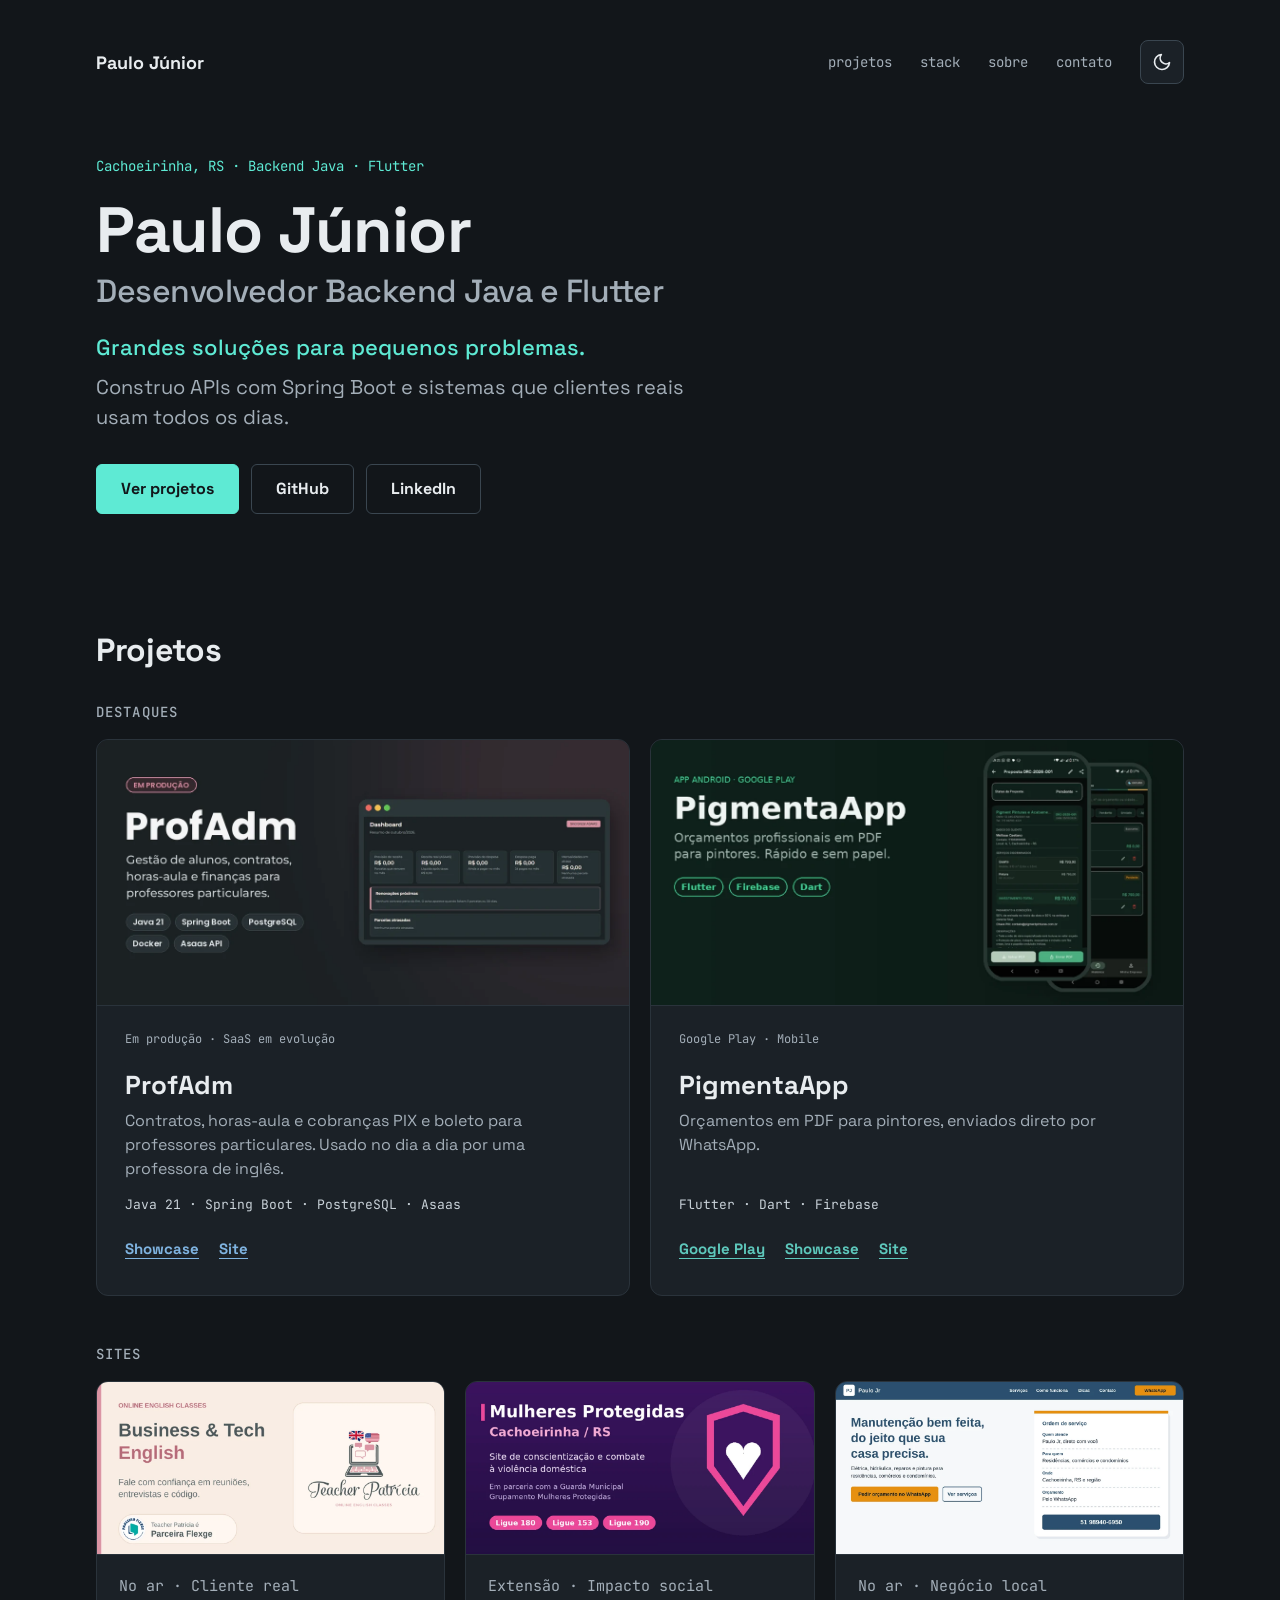
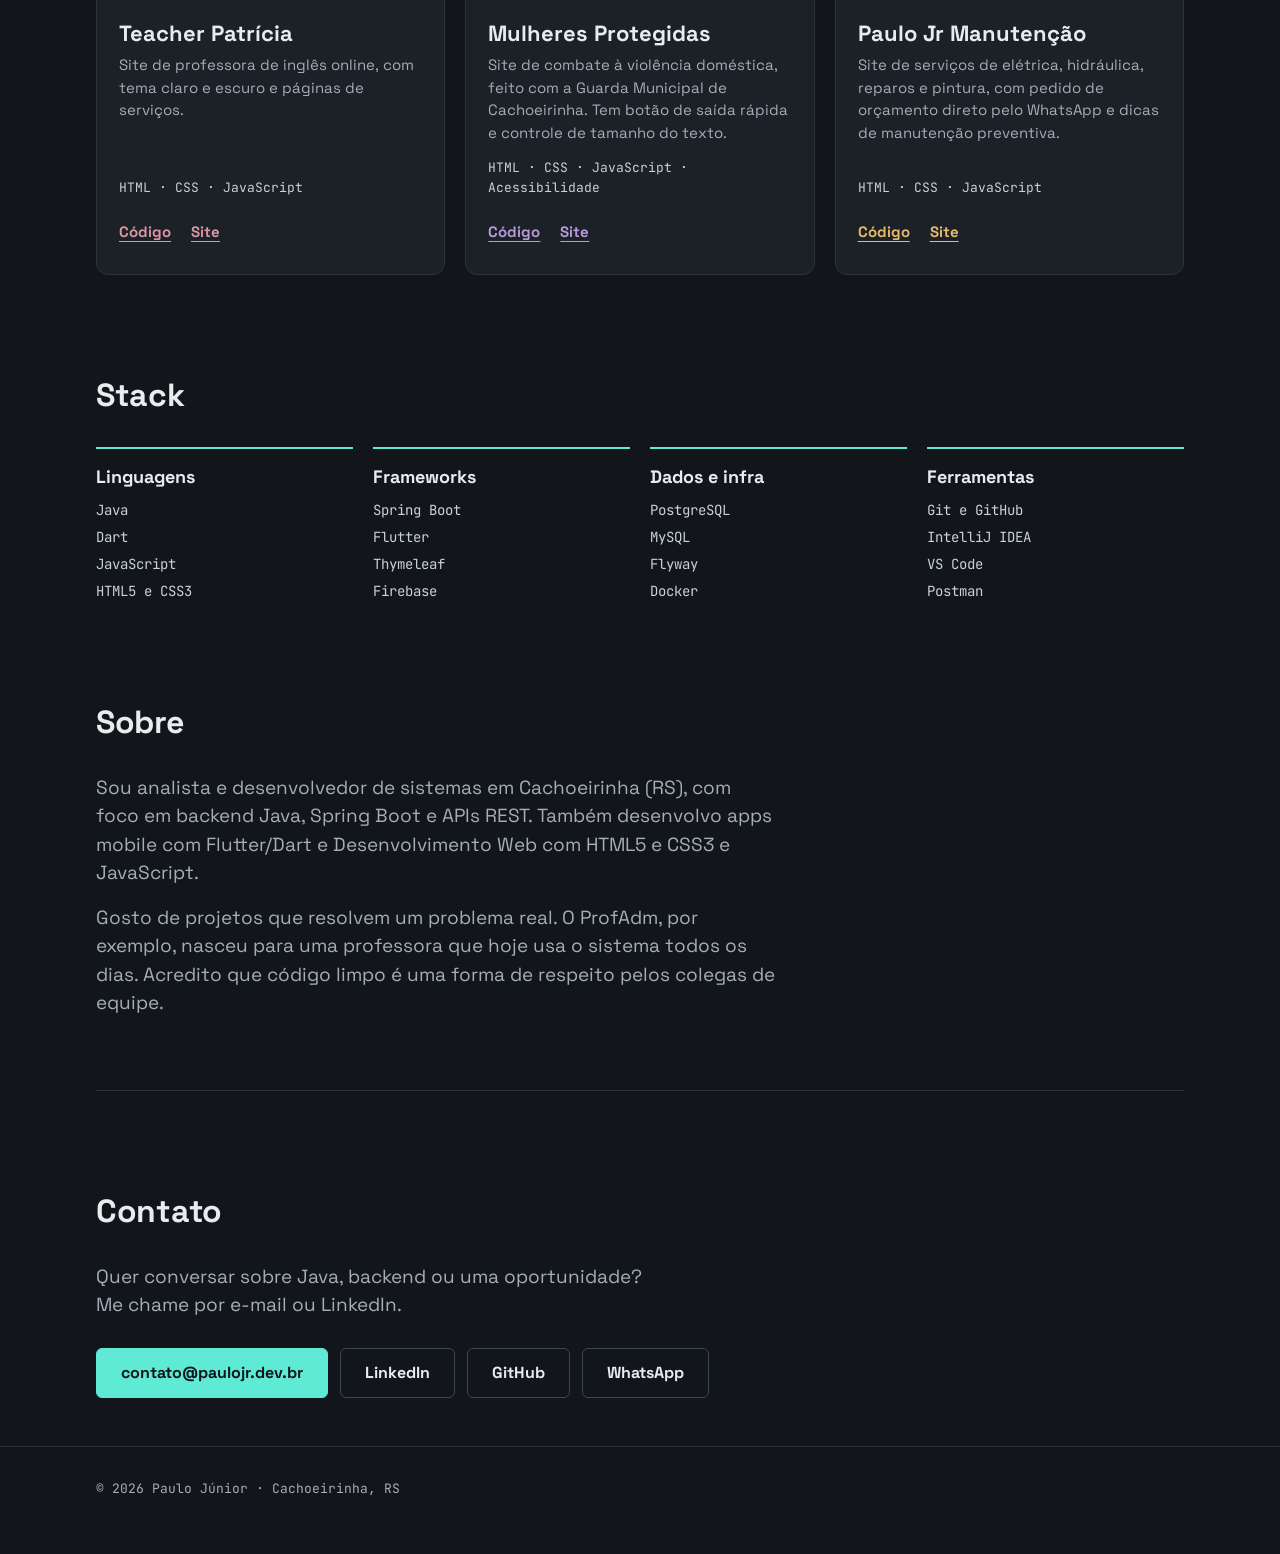
<file: index.html>
<!doctype html>
<html lang="pt-BR" data-theme="dark">

<head>
  <meta charset="utf-8">
  <meta name="viewport" content="width=device-width, initial-scale=1">
  <title>Paulo Júnior · Desenvolvedor Backend Java</title>
  <meta name="description"
    content="Portfólio de Paulo Júnior, desenvolvedor Java e Flutter de Cachoeirinha (RS): ProfAdm, PigmentaApp, Teacher Patrícia, Mulheres Protegidas e Paulo Jr Manutenção.">
  <meta property="og:title" content="Paulo Júnior · Desenvolvedor Backend Java">
  <meta property="og:description" content="Backend em Java que chega à produção. Spring Boot, APIs REST e Flutter.">
  <meta property="og:url" content="https://paulojr.dev.br/">
  <link rel="canonical" href="https://paulojr.dev.br/">
  <meta name="color-scheme" content="dark light">
  <link rel="icon"
    href="data:image/svg+xml,%3Csvg xmlns='http://www.w3.org/2000/svg' viewBox='0 0 64 64'%3E%3Crect width='64' height='64' rx='12' fill='%2312161A'/%3E%3Ctext x='32' y='42' font-family='sans-serif' font-size='28' font-weight='700' text-anchor='middle' fill='%235EEAD4'%3EPJ%3C/text%3E%3C/svg%3E">
  <link rel="preconnect" href="https://fonts.googleapis.com">
  <link rel="preconnect" href="https://fonts.gstatic.com" crossorigin>
  <link
    href="https://fonts.googleapis.com/css2?family=JetBrains+Mono:wght@400;500&family=Space+Grotesk:wght@500;700&display=swap"
    rel="stylesheet">
  <link rel="stylesheet" href="css/style.css">

  <script type="application/ld+json">
  {
    "@context": "https://schema.org",
    "@type": "Person",
    "@id": "https://paulojr.dev.br/#paulo",
    "name": "Paulo Júnior",
    "url": "https://paulojr.dev.br/",
    "jobTitle": "Desenvolvedor Backend Java",
    "description": "Analista e desenvolvedor de sistemas em Cachoeirinha (RS), com foco em backend Java, Spring Boot e APIs REST, e apps mobile com Flutter.",
    "email": "mailto:contato@paulojr.dev.br",
    "address": {
      "@type": "PostalAddress",
      "addressLocality": "Cachoeirinha",
      "addressRegion": "RS",
      "addressCountry": "BR"
    },
    "knowsAbout": ["Java", "Spring Boot", "APIs REST", "PostgreSQL", "MySQL", "Docker", "Flutter", "Dart", "JavaScript"],
    "sameAs": [
      "https://github.com/PauloFOJr",
      "https://www.linkedin.com/in/paulofojunior"
    ]
  }
  </script>

</head>

<body>
  <a class="skip" href="#projetos">Ir para os projetos</a>
  <div class="wrap">
    <header class="top">
      <a class="brand" href="#topo" id="topo">Paulo Júnior</a>
      <nav class="nav" aria-label="Principal">
        <a href="#projetos">projetos</a>
        <a href="#stack">stack</a>
        <a href="#sobre">sobre</a>
        <a href="#contato">contato</a>
        <button class="theme" id="theme" type="button" aria-label="Alternar para o tema claro" aria-pressed="false">
          <svg class="moon" width="20" height="20" viewBox="0 0 24 24" fill="none" stroke="currentColor"
            stroke-width="2" stroke-linecap="round" stroke-linejoin="round" aria-hidden="true">
            <path d="M21 12.8A9 9 0 1 1 11.2 3a7 7 0 0 0 9.8 9.8z" />
          </svg>
          <svg class="sun" width="20" height="20" viewBox="0 0 24 24" fill="none" stroke="currentColor" stroke-width="2"
            stroke-linecap="round" aria-hidden="true">
            <circle cx="12" cy="12" r="4" />
            <path
              d="M12 2v2M12 20v2M4.9 4.9l1.4 1.4M17.7 17.7l1.4 1.4M2 12h2M20 12h2M4.9 19.1l1.4-1.4M17.7 6.3l1.4-1.4" />
          </svg>
        </button>
      </nav>
    </header>

    <main>
      <div class="hero">
        <p class="where">Cachoeirinha, RS · Backend Java · Flutter</p>
        <h1>
          <span class="h1-nome">Paulo Júnior</span><span class="sr-sep">, </span>
          <span class="h1-cargo">Desenvolvedor Backend Java e Flutter</span>
        </h1>
        <p class="slogan">Grandes soluções para pequenos problemas.</p>
        <p class="lead">Construo APIs com Spring Boot e sistemas que clientes reais usam todos os dias.</p>
        <div class="actions">
          <a class="btn primary" href="#projetos">Ver projetos</a>
          <a class="btn" href="https://github.com/PauloFOJr" target="_blank" rel="noopener">GitHub</a>
          <a class="btn" href="https://www.linkedin.com/in/paulofojunior" target="_blank" rel="noopener">LinkedIn</a>
        </div>
      </div>

      <section id="projetos" aria-labelledby="h-proj">
        <h2 id="h-proj">Projetos</h2>

        <h3 class="sub" id="h-destaques">Destaques</h3>
        <div class="grid grid-main" aria-labelledby="h-destaques">

          <article class="card prof">
            <img class="thumb" src="assets/profadm.webp"
              alt="Dashboard do ProfAdm com previsão de receita, despesas pagas e parcelas em atraso" width="1120"
              height="560" loading="lazy">
            <div class="body">
              <p class="tag">Em produção · SaaS em evolução</p>
              <h4><a href="https://profadm.paulojr.dev.br" target="_blank" rel="noopener">ProfAdm</a></h4>
              <p>Contratos, horas-aula e cobranças PIX e boleto para professores particulares. Usado no dia a dia por
                uma professora de inglês.</p>
              <div class="stack">Java 21 · Spring Boot · PostgreSQL · Asaas</div>
              <div class="links">
                <a href="https://github.com/PauloFOJr/Prof-Adm-Showcase" target="_blank" rel="noopener">Showcase</a>
                <a href="https://profadm.paulojr.dev.br" target="_blank" rel="noopener">Site</a>
              </div>
            </div>
          </article>

          <article class="card pig">
            <img class="thumb" src="assets/pigmentaapp.webp"
              alt="PigmentaApp em dois celulares, mostrando uma proposta de orçamento com serviços e valor total"
              width="1120" height="560" loading="lazy">
            <div class="body">
              <p class="tag">Google Play · Mobile</p>
              <h4><a href="https://pigmentapp.paulojr.dev.br/" target="_blank" rel="noopener">PigmentaApp</a></h4>
              <p>Orçamentos em PDF para pintores, enviados direto por WhatsApp.</p>
              <div class="stack">Flutter · Dart · Firebase</div>
              <div class="links">
                <a href="https://play.google.com/store/apps/details?id=com.juniorpfo.pigmentapp" target="_blank"
                  rel="noopener">Google Play</a>
                <a href="https://github.com/PauloFOJr/PigmentaApp-showcase" target="_blank" rel="noopener">Showcase</a>
                <a href="https://pigmentapp.paulojr.dev.br/" target="_blank" rel="noopener">Site</a>
              </div>
            </div>
          </article>

        </div>

        <h3 class="sub" id="h-sites">Sites</h3>
        <div class="grid grid-sites" aria-labelledby="h-sites">

          <article class="card tp">
            <img class="thumb" src="assets/teacher-patricia.webp"
              alt="Página da Teacher Patrícia: Business & Tech English, com o selo de parceira da Flexge" width="1120"
              height="560" loading="lazy">
            <div class="body">
              <p class="tag">No ar · Cliente real</p>
              <h4><a href="https://www.teacherpatricia.net/" target="_blank" rel="noopener">Teacher Patrícia</a></h4>
              <p>Site de professora de inglês online, com tema claro e escuro e páginas de serviços.</p>
              <div class="stack">HTML · CSS · JavaScript</div>
              <div class="links">
                <a href="https://github.com/PauloFOJr/Ingles-Fundamental-Landing-Page" target="_blank"
                  rel="noopener">Código</a>
                <a href="https://www.teacherpatricia.net/" target="_blank" rel="noopener">Site</a>
              </div>
            </div>
          </article>

          <article class="card mp">
            <img class="thumb" src="assets/mulheres-protegidas.webp"
              alt="Site Mulheres Protegidas Cachoeirinha, com os telefones de apoio 180, 153 e 190" width="1120"
              height="560" loading="lazy">
            <div class="body">
              <p class="tag">Extensão · Impacto social</p>
              <h4><a href="https://mulheres-protegidas.paulojr.dev.br" target="_blank" rel="noopener">Mulheres
                  Protegidas</a></h4>
              <p>Site de combate à violência doméstica, feito com a Guarda Municipal de Cachoeirinha. Tem botão de saída
                rápida e controle de tamanho do texto.</p>
              <div class="stack">HTML · CSS · JavaScript · Acessibilidade</div>
              <div class="links">
                <a href="https://github.com/PauloFOJr/Mulheres-Protegidas-Cachoeirinha" target="_blank"
                  rel="noopener">Código</a>
                <a href="https://mulheres-protegidas.paulojr.dev.br" target="_blank" rel="noopener">Site</a>
              </div>
            </div>
          </article>

          <article class="card mn">
            <img class="thumb" src="assets/manutencao.webp"
              alt="Site Paulo Jr Manutenção e Serviços, com o título 'Manutenção bem feita, do jeito que sua casa precisa' e o cartão Ordem de serviço"
              width="1120" height="560" loading="lazy">
            <div class="body">
              <p class="tag">No ar · Negócio local</p>
              <h4><a href="https://manutencao.paulojr.dev.br/" target="_blank" rel="noopener">Paulo Jr
                  Manutenção</a></h4>
              <p>Site de serviços de elétrica, hidráulica, reparos e pintura, com pedido de orçamento direto pelo
                WhatsApp e dicas de manutenção preventiva.</p>
              <div class="stack">HTML · CSS · JavaScript</div>
              <div class="links">
                <a href="https://github.com/PauloFOJr/PJ-Manutencao-Landing-page" target="_blank"
                  rel="noopener">Código</a>
                <a href="https://manutencao.paulojr.dev.br/" target="_blank" rel="noopener">Site</a>
              </div>
            </div>
          </article>

        </div>
      </section>

      <section id="stack" aria-labelledby="h-stack">
        <h2 id="h-stack">Stack</h2>
        <div class="stacks">
          <div class="group">
            <h3>Linguagens</h3>
            <ul>
              <li>Java</li>
              <li>Dart</li>
              <li>JavaScript</li>
              <li>HTML5 e CSS3</li>
            </ul>
          </div>
          <div class="group">
            <h3>Frameworks</h3>
            <ul>
              <li>Spring Boot</li>
              <li>Flutter</li>
              <li>Thymeleaf</li>
              <li>Firebase</li>
            </ul>
          </div>
          <div class="group">
            <h3>Dados e infra</h3>
            <ul>
              <li>PostgreSQL</li>
              <li>MySQL</li>
              <li>Flyway</li>
              <li>Docker</li>
            </ul>
          </div>
          <div class="group">
            <h3>Ferramentas</h3>
            <ul>
              <li>Git e GitHub</li>
              <li>IntelliJ IDEA</li>
              <li>VS Code</li>
              <li>Postman</li>
            </ul>
          </div>
        </div>
      </section>

      <section id="sobre" class="about" aria-labelledby="h-sobre">
        <h2 id="h-sobre">Sobre</h2>
        <p>Sou analista e desenvolvedor de sistemas em Cachoeirinha (RS), com foco em backend Java, Spring Boot e APIs
          REST. Também desenvolvo apps mobile com Flutter/Dart e Desenvolvimento Web com HTML5 e CSS3 e JavaScript.</p>
        <p>Gosto de projetos que resolvem um problema real. O ProfAdm, por exemplo, nasceu para uma professora que hoje
          usa o sistema todos os dias. Acredito que código limpo é uma forma de respeito pelos colegas de equipe.</p>
      </section>

      <section id="contato" class="contact" aria-labelledby="h-contato">
        <h2 id="h-contato">Contato</h2>
        <p>Quer conversar sobre Java, backend ou uma oportunidade? Me chame por e-mail ou LinkedIn.</p>
        <div class="actions">
          <a class="btn primary" href="mailto:contato@paulojr.dev.br">contato@paulojr.dev.br</a>
          <a class="btn" href="https://www.linkedin.com/in/paulofojunior" target="_blank" rel="noopener">LinkedIn</a>
          <a class="btn" href="https://github.com/PauloFOJr" target="_blank" rel="noopener">GitHub</a>
          <a class="btn" href="https://wa.me/5551989406950" target="_blank" rel="noopener">WhatsApp</a>
        </div>
      </section>
    </main>
  </div>

  <footer>
    <div class="wrap">© <span id="ano">2026</span> Paulo Júnior · Cachoeirinha, RS</div>
  </footer>

  <script src="js/main.js" defer></script>
</body>

</html>
</file>
<file: css/style.css>
:root {
  --bg: #12161A;
  --surface: #1B2127;
  --line: #2A333B;
  --text: #E8ECEF;
  --muted: #A3AEB8;
  --soft: #C9D2D9;
  --accent: #5EEAD4;
  --on-accent: #12161A;
  --btn-border: #3A4650;
  --c-prof: #7FB3E0;
  --c-pig: #5EC8BC;
  --c-tp: #DB95A3;
  --c-mp: #B79AD9;
  --c-mn: #E8B86B;
  --sans: 'Space Grotesk', system-ui, sans-serif;
  --mono: 'JetBrains Mono', ui-monospace, monospace;
  color-scheme: dark;
}

:root[data-theme="light"] {
  --bg: #F4F6F8;
  --surface: #FFFFFF;
  --line: #D8DEE4;
  --text: #14202B;
  --muted: #4A5865;
  --soft: #33414D;
  --accent: #0F766E;
  --on-accent: #FFFFFF;
  --btn-border: #AAB6C0;
  --c-prof: #1F5A8C;
  --c-pig: #0F5F57;
  --c-tp: #A04560;
  --c-mp: #4A2A6B;
  --c-mn: #8A5A00;
  color-scheme: light;
}

* {
  box-sizing: border-box
}

html {
  scroll-padding-top: 24px
}

@media (prefers-reduced-motion:no-preference) {
  html {
    scroll-behavior: smooth
  }
}

body {
  margin: 0;
  background: var(--bg);
  color: var(--text);
  font-family: var(--sans);
  line-height: 1.5;
  -webkit-font-smoothing: antialiased
}

a {
  color: inherit
}

:focus-visible {
  outline: 3px solid var(--accent);
  outline-offset: 3px;
  border-radius: 4px
}

.wrap {
  max-width: 1152px;
  margin: 0 auto;
  padding: 0 32px
}

.skip {
  position: absolute;
  left: -999px;
  top: 8px;
  background: var(--accent);
  color: var(--on-accent);
  padding: 10px 16px;
  border-radius: 6px;
  z-index: 10
}

.skip:focus {
  left: 16px
}

/* topo */
.top {
  display: flex;
  justify-content: space-between;
  align-items: center;
  padding: 40px 0 0;
  gap: 16px;
  flex-wrap: wrap
}

.brand {
  font-size: 18px;
  font-weight: 700;
  text-decoration: none
}

.nav {
  display: flex;
  align-items: center;
  gap: 28px;
  font-family: var(--mono);
  font-size: 14px;
  color: var(--muted)
}

.nav a {
  text-decoration: none;
  padding: 10px 0
}

.nav a:hover {
  color: var(--text)
}

.theme {
  width: 44px;
  height: 44px;
  border-radius: 8px;
  border: 1px solid var(--btn-border);
  background: var(--surface);
  color: var(--text);
  display: flex;
  align-items: center;
  justify-content: center;
  cursor: pointer
}

.theme:hover {
  border-color: var(--accent)
}

.theme .sun {
  display: none
}

:root[data-theme="light"] .theme .sun {
  display: block
}

:root[data-theme="light"] .theme .moon {
  display: none
}

/* hero */
.hero {
  padding: 72px 0 64px
}

.where {
  font-family: var(--mono);
  font-size: 14px;
  color: var(--accent);
  margin: 0 0 20px
}

h1 {
  margin: 0;
  font-size: clamp(40px, 6.4vw, 64px);
  line-height: 1.05;
  max-width: 820px;
  letter-spacing: -.5px
}

.h1-nome {
  display: block;
  font-weight: 700
}

.h1-cargo {
  display: block;
  margin-top: 8px;
  font-size: .5em;
  font-weight: 500;
  line-height: 1.2;
  color: var(--muted)
}

.lead {
  font-size: 20px;
  color: var(--muted);
  max-width: 640px;
  margin: 24px 0 32px
}

.slogan {
  font-size: 22px;
  font-weight: 500;
  color: var(--accent);
  margin: 20px 0 0
}

.slogan + .lead {
  margin-top: 8px
}

.actions {
  display: flex;
  gap: 12px;
  flex-wrap: wrap
}

.btn {
  display: inline-flex;
  align-items: center;
  min-height: 48px;
  padding: 12px 24px;
  border-radius: 6px;
  border: 1px solid var(--btn-border);
  font-weight: 700;
  text-decoration: none
}

.btn:hover {
  border-color: var(--accent)
}

.btn.primary {
  background: var(--accent);
  border-color: var(--accent);
  color: var(--on-accent)
}

.btn.primary:hover {
  filter: brightness(1.08)
}

/* seções */
section {
  padding: 48px 0
}

h2 {
  margin: 0 0 28px;
  font-size: 32px;
  letter-spacing: -.3px
}

/* projetos */
.sub {
  margin: 0 0 16px;
  font-family: var(--mono);
  font-size: 14px;
  font-weight: 500;
  color: var(--muted);
  text-transform: uppercase;
  letter-spacing: .08em
}

.grid {
  display: grid;
  gap: 20px
}

.grid-main {
  grid-template-columns: 1fr 1fr
}

.grid-sites {
  grid-template-columns: repeat(3, 1fr)
}

.grid-main+.sub {
  margin-top: 48px
}

.card {
  position: relative;
  background: var(--surface);
  border: 1px solid var(--line);
  border-radius: 12px;
  overflow: hidden;
  display: flex;
  flex-direction: column
}

.card:hover {
  border-color: var(--tone)
}

.thumb {
  display: block;
  width: 100%;
  height: auto;
  aspect-ratio: 2/1;
  object-fit: cover;
  border-bottom: 1px solid var(--line)
}

.body {
  padding: 24px 28px 26px;
  display: flex;
  flex-direction: column;
  flex: 1
}

.tag {
  font-family: var(--mono);
  font-size: 12px;
  color: var(--tone);
  margin: 0
}

.card h4 {
  margin: 8px 0;
  font-size: 26px;
  line-height: 1.2
}

.card h4 a {
  text-decoration: none
}

.card h4 a::after {
  content: "";
  position: absolute;
  inset: 0
}

.card p {
  margin: 0 0 14px;
  color: var(--muted)
}

.stack {
  font-family: var(--mono);
  font-size: 13px;
  color: var(--soft);
  margin-top: auto
}

.links {
  display: flex;
  gap: 20px;
  margin-top: 16px;
  position: relative;
  z-index: 1;
  flex-wrap: wrap
}

.links a {
  font-size: 15px;
  font-weight: 700;
  color: var(--tone);
  padding: 8px 0;
  text-underline-offset: 4px
}

/* cards de sites: menores que os destaques */
.grid-sites .body {
  padding: 20px 22px 22px
}

.grid-sites .card h4 {
  font-size: 22px
}

.grid-sites .card p {
  font-size: 15px
}

.prof {
  --tone: var(--c-prof)
}

.pig {
  --tone: var(--c-pig)
}

.tp {
  --tone: var(--c-tp)
}

.mp {
  --tone: var(--c-mp)
}

.mn {
  --tone: var(--c-mn)
}

/* stack */
.stacks {
  display: grid;
  grid-template-columns: repeat(auto-fit, minmax(220px, 1fr));
  gap: 20px
}

.group {
  border-top: 2px solid var(--accent);
  padding-top: 14px
}

.group h3 {
  margin: 0 0 10px;
  font-size: 18px
}

.group ul {
  list-style: none;
  margin: 0;
  padding: 0;
  font-family: var(--mono);
  font-size: 14px;
  color: var(--soft);
  display: flex;
  flex-direction: column;
  gap: 6px
}

/* sobre e contato */
.about p {
  max-width: 680px;
  font-size: 19px;
  color: var(--muted);
  margin: 0 0 16px
}

.about p:last-child {
  margin-bottom: 0
}

.contact {
  border-top: 1px solid var(--line);
  margin-top: 24px
}

.contact p {
  color: var(--muted);
  font-size: 19px;
  max-width: 560px;
  margin: 0 0 28px
}

footer {
  padding: 32px 0 56px;
  border-top: 1px solid var(--line);
  color: var(--muted);
  font-family: var(--mono);
  font-size: 13px
}

@media (max-width:980px) {
  .grid-sites {
    grid-template-columns: 1fr 1fr
  }
}

@media (max-width:820px) {
  .wrap {
    padding: 0 20px
  }

  .grid-main,
  .grid-sites {
    grid-template-columns: 1fr
  }

  .hero {
    padding: 48px 0
  }

  .lead,
  .about p,
  .contact p {
    font-size: 18px
  }

  .nav {
    gap: 16px
  }
}

.contact h2 {
  margin-top: 48px
}

.sr-sep {
  position: absolute;
  width: 1px;
  height: 1px;
  overflow: hidden;
  clip: rect(0 0 0 0);
  white-space: nowrap;
}
</file>
